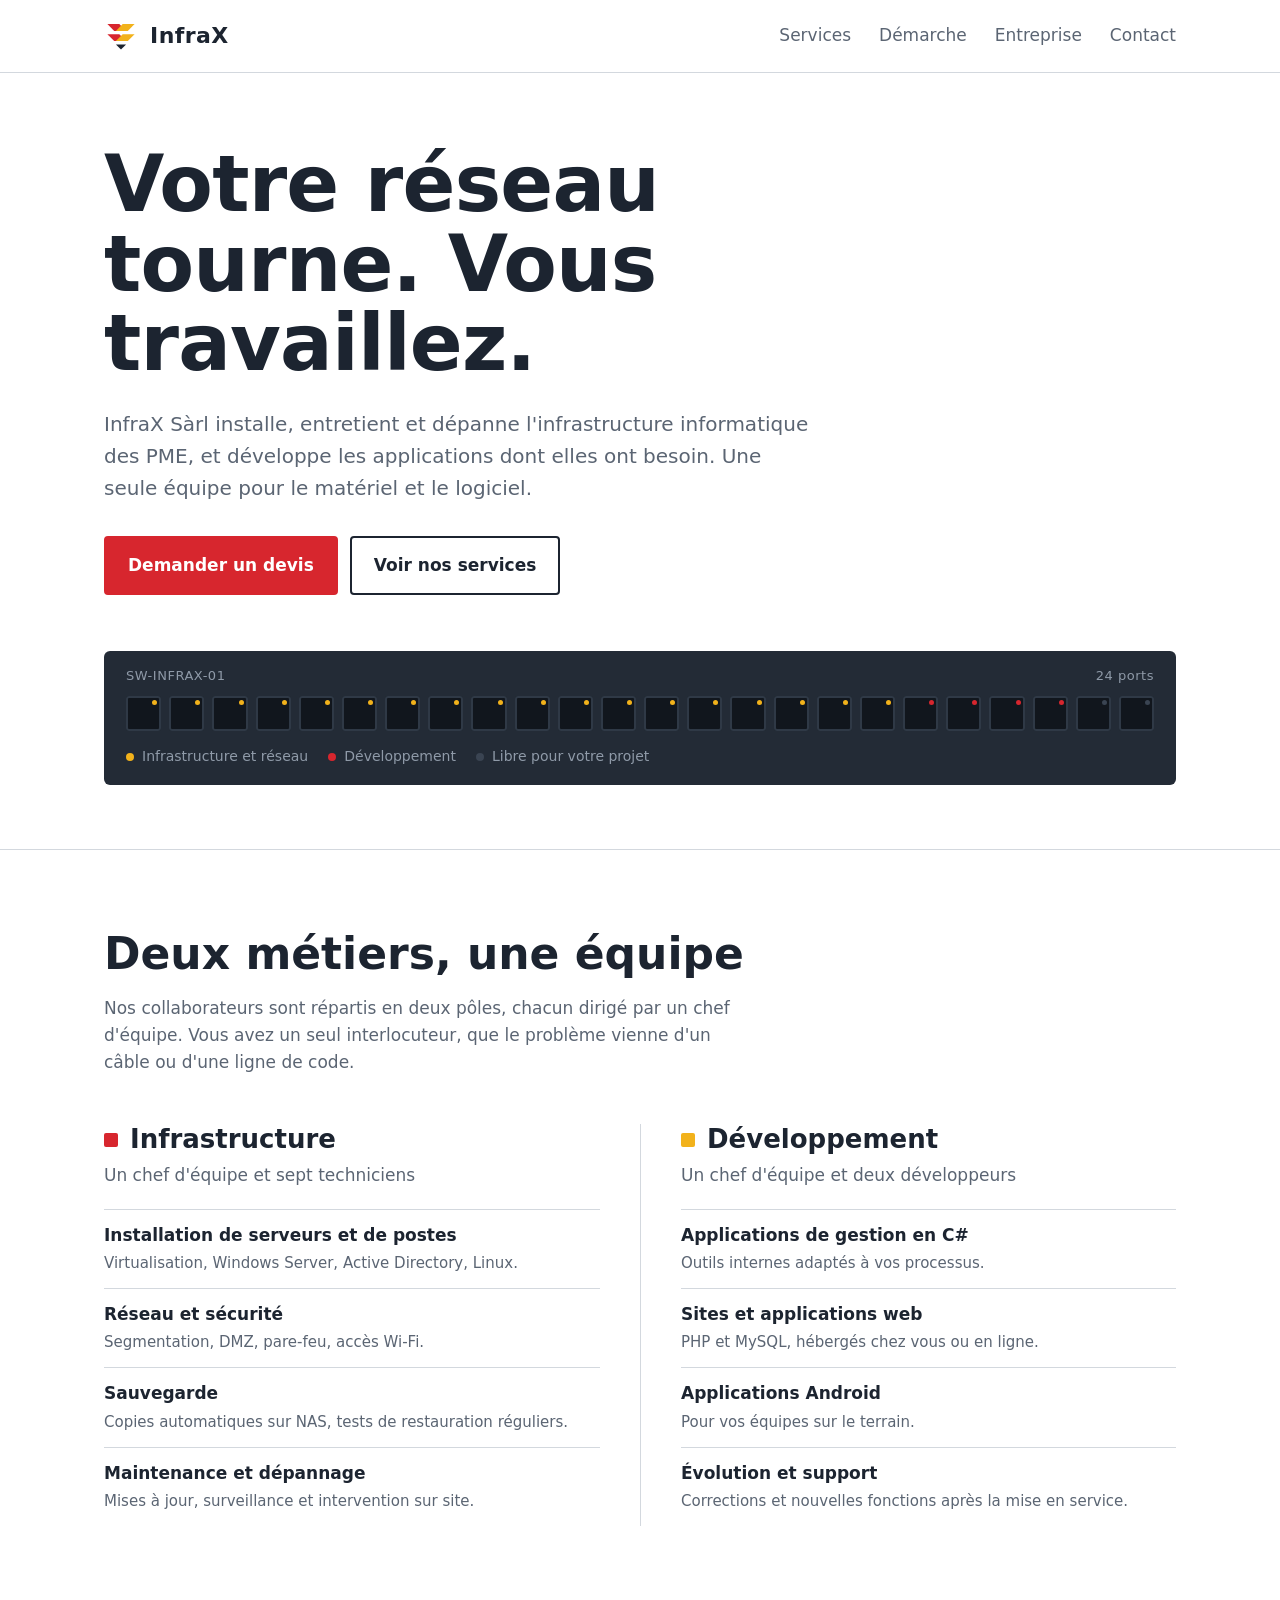
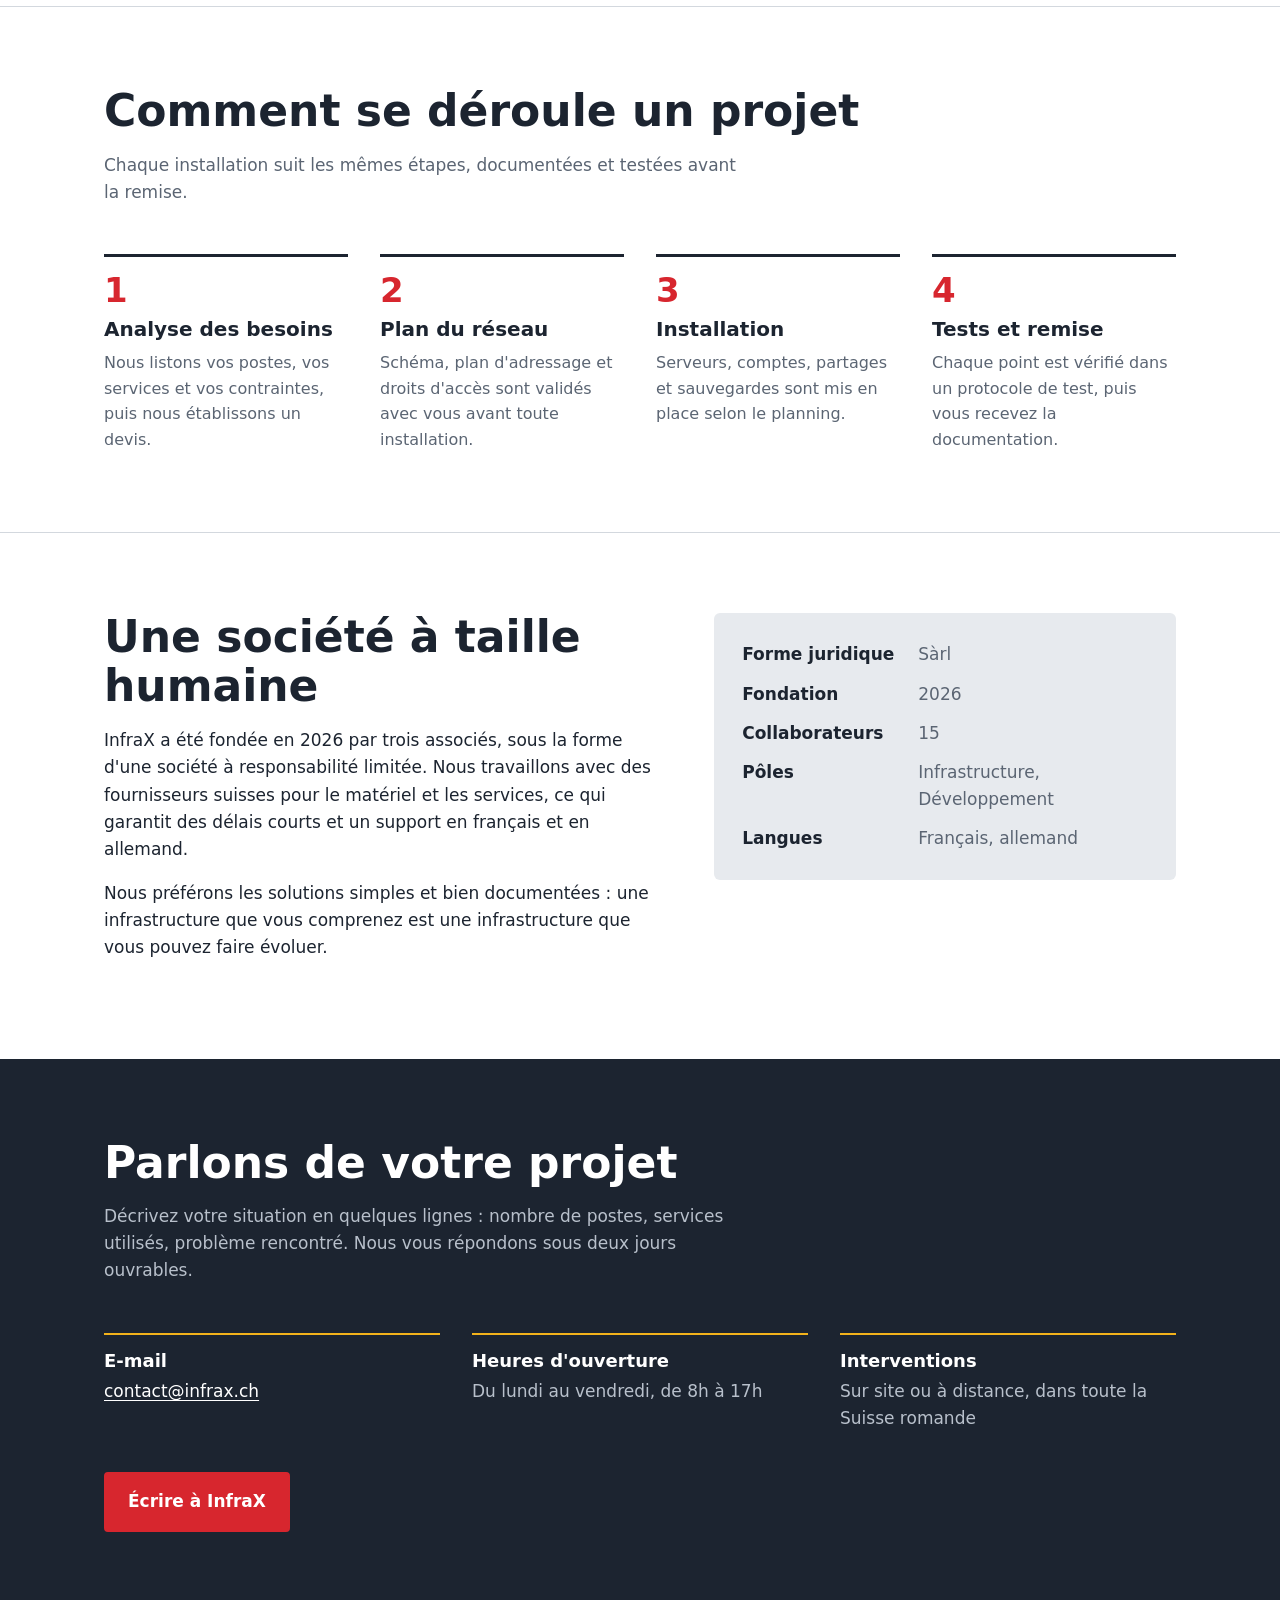
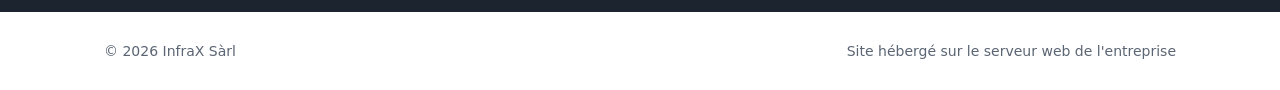
<file: index.html>
<!doctype html>
<html lang="fr">
<head>
<meta charset="utf-8">
<meta name="viewport" content="width=device-width, initial-scale=1">
<title>InfraX Sàrl – Infrastructure informatique et développement</title>
<meta name="description" content="InfraX Sàrl installe, maintient et dépanne l'infrastructure informatique des PME, et développe des applications sur mesure.">
<style>
  :root{
    --ink:#1C2430;      /* graphite */
    --paper:#FFFFFF;
    --rack:#232B36;     /* fond du panneau */
    --steel:#E7EAEE;    /* gris acier */
    --muted:#5B6573;
    --red:#D7262E;      /* rouge du logo */
    --amber:#F2B21B;    /* jaune du logo */
    --line:#D3D8DE;
    --display:"Bahnschrift","DIN Alternate","DIN 2014","Arial Narrow",system-ui,sans-serif;
    --body:system-ui,-apple-system,"Segoe UI",Roboto,"Helvetica Neue",Arial,sans-serif;
  }
  *{box-sizing:border-box}
  html{scroll-behavior:smooth}
  body{margin:0;background:var(--paper);color:var(--ink);font:17px/1.6 var(--body)}
  a{color:inherit}
  :focus-visible{outline:3px solid var(--amber);outline-offset:3px}
  .wrap{max-width:1120px;margin:0 auto;padding:0 24px}

  /* En-tête */
  header{border-bottom:1px solid var(--line)}
  .bar{display:flex;align-items:center;justify-content:space-between;height:72px;gap:16px}
  .brand{display:flex;align-items:center;gap:12px;text-decoration:none;font:600 22px/1 var(--display);letter-spacing:.02em}
  .brand svg{width:34px;height:34px}
  nav ul{display:flex;gap:28px;list-style:none;margin:0;padding:0}
  nav a{text-decoration:none;font-weight:500;color:var(--muted)}
  nav a:hover{color:var(--ink)}

  /* Hero */
  .hero{padding-top:72px;padding-bottom:64px}
  .hero h1{font:600 clamp(40px,6.4vw,78px)/1.02 var(--display);letter-spacing:-.01em;margin:0 0 24px;max-width:14ch}
  .hero p.lead{font-size:20px;color:var(--muted);max-width:56ch;margin:0 0 32px}
  .actions{display:flex;flex-wrap:wrap;gap:12px}
  .btn{display:inline-block;padding:14px 22px;border-radius:4px;font-weight:600;text-decoration:none;border:2px solid var(--ink)}
  .btn.primary{background:var(--red);border-color:var(--red);color:#fff}
  .btn.primary:hover{background:#B81F26;border-color:#B81F26}
  .btn:not(.primary):hover{background:var(--steel)}

  /* Panneau de brassage : l'élément visuel principal */
  .panel{margin-top:56px;background:var(--rack);border-radius:6px;padding:18px 22px;color:#C9D0D9}
  .panel-head{display:flex;justify-content:space-between;font:500 13px/1 var(--display);letter-spacing:.04em;margin-bottom:14px;color:#8F9AA8}
  .ports{display:grid;grid-template-columns:repeat(24,1fr);gap:8px}
  .port{aspect-ratio:1/1;background:#11161D;border-radius:3px;position:relative;box-shadow:inset 0 0 0 2px #2F3946}
  .port::after{content:"";position:absolute;top:4px;right:4px;width:5px;height:5px;border-radius:50%;background:#3A4452}
  .port.on::after{background:var(--amber);animation:light .25s ease-out both;animation-delay:calc(var(--i) * 45ms + 300ms)}
  .port.red::after{background:var(--red)}
  .panel-legend{display:flex;flex-wrap:wrap;gap:20px;margin-top:14px;font-size:14px;color:#8F9AA8}
  .dot{display:inline-block;width:8px;height:8px;border-radius:50%;margin-right:8px;vertical-align:middle}
  @keyframes light{from{background:#3A4452}to{}}
  @media (max-width:720px){.ports{grid-template-columns:repeat(12,1fr)}}

  /* Sections */
  section{padding:80px 0;border-top:1px solid var(--line)}
  h2{font:600 clamp(30px,4vw,44px)/1.1 var(--display);margin:0 0 16px}
  .intro{color:var(--muted);max-width:60ch;margin:0 0 48px}

  /* Deux pôles côte à côte, séparés par un trait */
  .poles{display:grid;grid-template-columns:1fr 1fr;gap:0}
  .pole{padding:0 40px 0 0}
  .pole + .pole{padding:0 0 0 40px;border-left:1px solid var(--line)}
  .pole h3{font:600 26px/1.2 var(--display);margin:0 0 6px;display:flex;align-items:center;gap:12px}
  .pole h3::before{content:"";width:14px;height:14px;border-radius:2px;background:var(--red)}
  .pole.dev h3::before{background:var(--amber)}
  .pole .who{color:var(--muted);margin:0 0 20px}
  .pole ul{margin:0;padding:0;list-style:none}
  .pole li{padding:12px 0;border-top:1px solid var(--line)}
  .pole li strong{display:block}
  .pole li span{color:var(--muted);font-size:15px}
  @media (max-width:820px){
    .poles{grid-template-columns:1fr}
    .pole,.pole + .pole{padding:0;border-left:0}
    .pole + .pole{margin-top:48px}
  }

  /* Démarche : vraie séquence, donc numérotée */
  .steps{display:grid;grid-template-columns:repeat(4,1fr);gap:32px;counter-reset:step;margin:0;padding:0;list-style:none}
  .steps li{counter-increment:step;border-top:3px solid var(--ink);padding-top:16px}
  .steps li::before{content:counter(step);font:600 34px/1 var(--display);color:var(--red);display:block;margin-bottom:10px}
  .steps h3{font:600 20px/1.25 var(--display);margin:0 0 8px}
  .steps p{margin:0;color:var(--muted);font-size:16px}
  @media (max-width:900px){.steps{grid-template-columns:1fr 1fr}}
  @media (max-width:520px){.steps{grid-template-columns:1fr}}

  /* Entreprise */
  .company{display:grid;grid-template-columns:1.2fr 1fr;gap:56px;align-items:start}
  .facts{margin:0;display:grid;grid-template-columns:auto 1fr;gap:12px 24px;background:var(--steel);padding:28px;border-radius:6px}
  .facts dt{font-weight:600}
  .facts dd{margin:0;color:var(--muted)}
  @media (max-width:820px){.company{grid-template-columns:1fr;gap:32px}}

  /* Contact */
  .contact{background:var(--ink);color:#fff;border-top:0}
  .contact .intro{color:#B8C0CB}
  .contact-grid{display:grid;grid-template-columns:repeat(3,1fr);gap:32px}
  .contact-grid div{border-top:2px solid var(--amber);padding-top:14px}
  .contact-grid h3{font:600 18px/1.3 var(--display);margin:0 0 6px;color:#fff}
  .contact-grid p{margin:0;color:#B8C0CB}
  .contact a{color:#fff;text-underline-offset:3px}
  .contact .btn.primary{margin-top:40px}
  @media (max-width:720px){.contact-grid{grid-template-columns:1fr}}

  footer{padding:28px 0;font-size:14px;color:var(--muted)}
  footer .wrap{display:flex;justify-content:space-between;flex-wrap:wrap;gap:12px}

  @media (max-width:640px){
    body{font-size:16px}
    nav ul{gap:16px}
    nav li.hide-sm{display:none}
    .hero{padding-top:48px;padding-bottom:48px}
    section{padding:56px 0}
  }
  @media (prefers-reduced-motion:reduce){
    html{scroll-behavior:auto}
    .port.on::after{animation:none}
  }
</style>
</head>
<body>

<header>
  <div class="wrap bar">
    <a class="brand" href="#" aria-label="InfraX Sàrl, accueil">
      <svg viewBox="0 0 40 40" aria-hidden="true">
        <path d="M4 6h14l8 8H12z" fill="#D7262E"/>
        <path d="M4 18h14l8 8H12z" fill="#D7262E"/>
        <path d="M36 6H22l-8 8h14z" fill="#F2B21B"/>
        <path d="M36 18H22l-8 8h14z" fill="#F2B21B"/>
        <path d="M14 30h12l-6 6z" fill="#1C2430"/>
      </svg>
      InfraX
    </a>
    <nav aria-label="Navigation principale">
      <ul>
        <li><a href="#services">Services</a></li>
        <li class="hide-sm"><a href="#demarche">Démarche</a></li>
        <li class="hide-sm"><a href="#entreprise">Entreprise</a></li>
        <li><a href="#contact">Contact</a></li>
      </ul>
    </nav>
  </div>
</header>

<main>
  <div class="wrap hero">
    <h1>Votre réseau tourne. Vous travaillez.</h1>
    <p class="lead">InfraX Sàrl installe, entretient et dépanne l'infrastructure informatique des PME, et développe les applications dont elles ont besoin. Une seule équipe pour le matériel et le logiciel.</p>
    <div class="actions">
      <a class="btn primary" href="#contact">Demander un devis</a>
      <a class="btn" href="#services">Voir nos services</a>
    </div>

    <div class="panel" role="img" aria-label="Panneau de brassage : 24 ports, dont 18 actifs pour l'infrastructure et 4 pour le développement">
      <div class="panel-head"><span>SW-INFRAX-01</span><span>24 ports</span></div>
      <div class="ports" id="ports"></div>
      <div class="panel-legend">
        <span><i class="dot" style="background:var(--amber)"></i>Infrastructure et réseau</span>
        <span><i class="dot" style="background:var(--red)"></i>Développement</span>
        <span><i class="dot" style="background:#3A4452"></i>Libre pour votre projet</span>
      </div>
    </div>
  </div>

  <section id="services">
    <div class="wrap">
      <h2>Deux métiers, une équipe</h2>
      <p class="intro">Nos collaborateurs sont répartis en deux pôles, chacun dirigé par un chef d'équipe. Vous avez un seul interlocuteur, que le problème vienne d'un câble ou d'une ligne de code.</p>
      <div class="poles">
        <div class="pole">
          <h3>Infrastructure</h3>
          <p class="who">Un chef d'équipe et sept techniciens</p>
          <ul>
            <li><strong>Installation de serveurs et de postes</strong><span>Virtualisation, Windows Server, Active Directory, Linux.</span></li>
            <li><strong>Réseau et sécurité</strong><span>Segmentation, DMZ, pare-feu, accès Wi-Fi.</span></li>
            <li><strong>Sauvegarde</strong><span>Copies automatiques sur NAS, tests de restauration réguliers.</span></li>
            <li><strong>Maintenance et dépannage</strong><span>Mises à jour, surveillance et intervention sur site.</span></li>
          </ul>
        </div>
        <div class="pole dev">
          <h3>Développement</h3>
          <p class="who">Un chef d'équipe et deux développeurs</p>
          <ul>
            <li><strong>Applications de gestion en C#</strong><span>Outils internes adaptés à vos processus.</span></li>
            <li><strong>Sites et applications web</strong><span>PHP et MySQL, hébergés chez vous ou en ligne.</span></li>
            <li><strong>Applications Android</strong><span>Pour vos équipes sur le terrain.</span></li>
            <li><strong>Évolution et support</strong><span>Corrections et nouvelles fonctions après la mise en service.</span></li>
          </ul>
        </div>
      </div>
    </div>
  </section>

  <section id="demarche">
    <div class="wrap">
      <h2>Comment se déroule un projet</h2>
      <p class="intro">Chaque installation suit les mêmes étapes, documentées et testées avant la remise.</p>
      <ol class="steps">
        <li><h3>Analyse des besoins</h3><p>Nous listons vos postes, vos services et vos contraintes, puis nous établissons un devis.</p></li>
        <li><h3>Plan du réseau</h3><p>Schéma, plan d'adressage et droits d'accès sont validés avec vous avant toute installation.</p></li>
        <li><h3>Installation</h3><p>Serveurs, comptes, partages et sauvegardes sont mis en place selon le planning.</p></li>
        <li><h3>Tests et remise</h3><p>Chaque point est vérifié dans un protocole de test, puis vous recevez la documentation.</p></li>
      </ol>
    </div>
  </section>

  <section id="entreprise">
    <div class="wrap company">
      <div>
        <h2>Une société à taille humaine</h2>
        <p>InfraX a été fondée en 2026 par trois associés, sous la forme d'une société à responsabilité limitée. Nous travaillons avec des fournisseurs suisses pour le matériel et les services, ce qui garantit des délais courts et un support en français et en allemand.</p>
        <p>Nous préférons les solutions simples et bien documentées : une infrastructure que vous comprenez est une infrastructure que vous pouvez faire évoluer.</p>
      </div>
      <dl class="facts">
        <dt>Forme juridique</dt><dd>Sàrl</dd>
        <dt>Fondation</dt><dd>2026</dd>
        <dt>Collaborateurs</dt><dd>15</dd>
        <dt>Pôles</dt><dd>Infrastructure, Développement</dd>
        <dt>Langues</dt><dd>Français, allemand</dd>
      </dl>
    </div>
  </section>

  <section id="contact" class="contact">
    <div class="wrap">
      <h2>Parlons de votre projet</h2>
      <p class="intro">Décrivez votre situation en quelques lignes : nombre de postes, services utilisés, problème rencontré. Nous vous répondons sous deux jours ouvrables.</p>
      <div class="contact-grid">
        <div><h3>E-mail</h3><p><a href="mailto:contact@infrax.ch">contact@infrax.ch</a></p></div>
        <div><h3>Heures d'ouverture</h3><p>Du lundi au vendredi, de 8h à 17h</p></div>
        <div><h3>Interventions</h3><p>Sur site ou à distance, dans toute la Suisse romande</p></div>
      </div>
      <a class="btn primary" href="mailto:contact@infrax.ch?subject=Demande%20de%20devis">Écrire à InfraX</a>
    </div>
  </section>
</main>

<footer>
  <div class="wrap">
    <span>© 2026 InfraX Sàrl</span>
    <span>Site hébergé sur le serveur web de l'entreprise</span>
  </div>
</footer>

<script>
  // Remplit le panneau : 18 ports infrastructure (jaune), 4 développement (rouge), 2 libres
  (function(){
    var box=document.getElementById('ports');
    for(var i=0;i<24;i++){
      var p=document.createElement('span');
      p.className='port'+(i<18?' on':(i<22?' on red':''));
      p.style.setProperty('--i',i);
      box.appendChild(p);
    }
  })();
</script>
</body>
</html>
</file>
